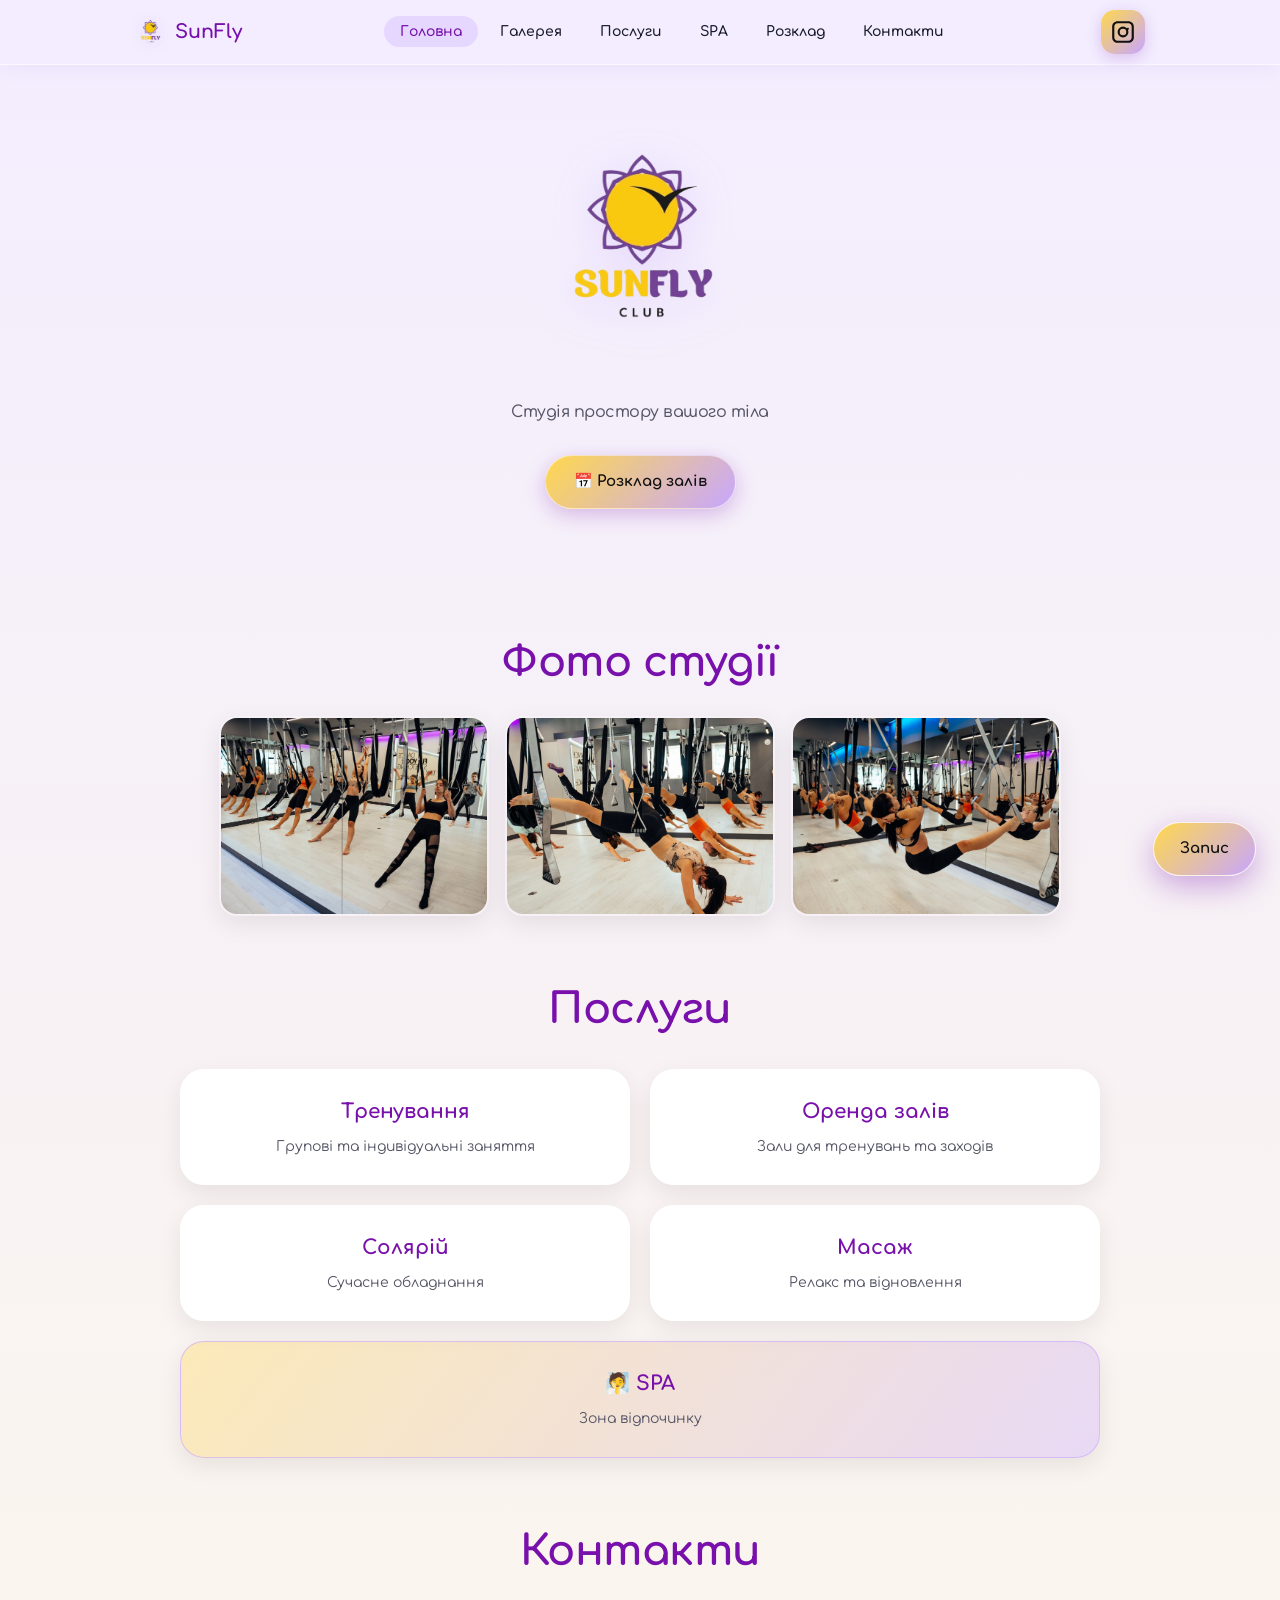
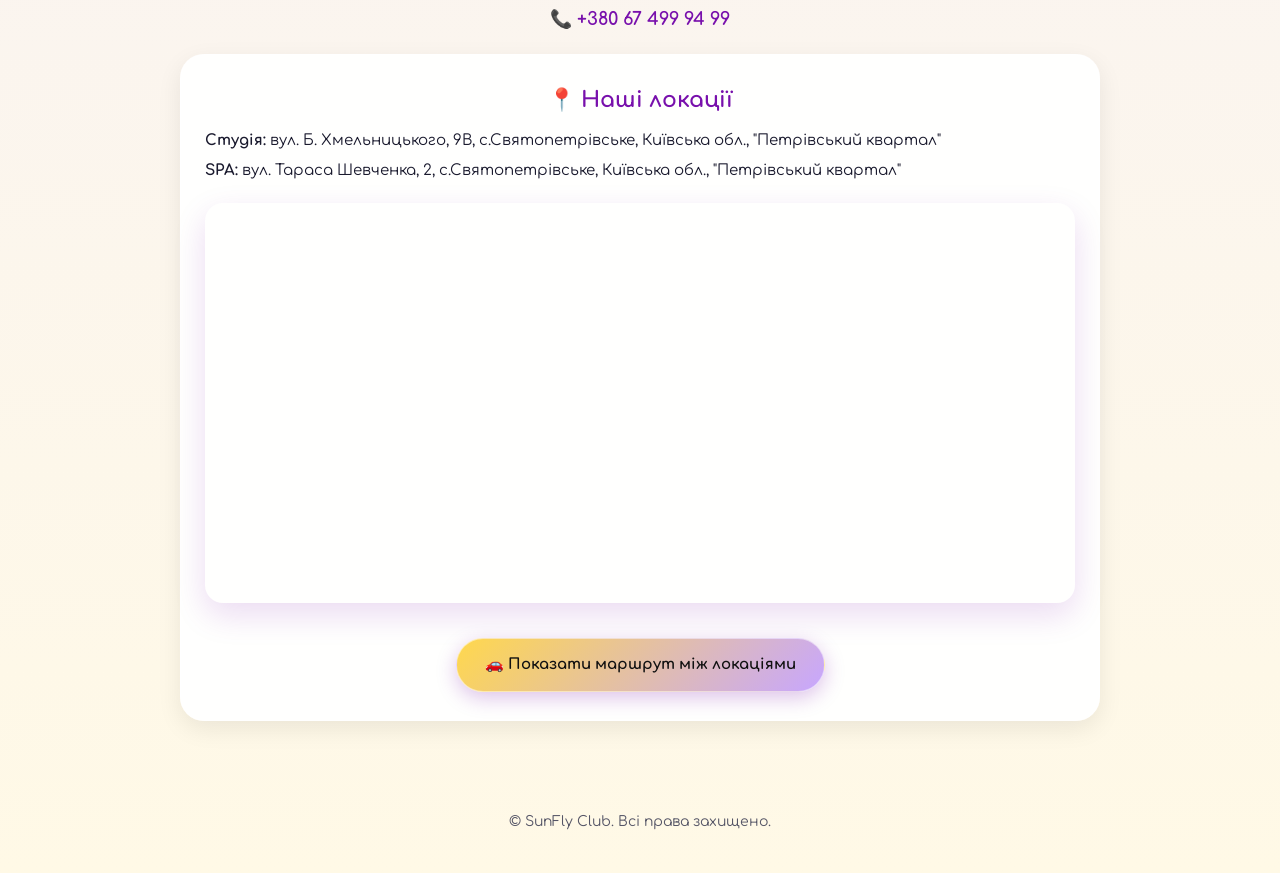
<file: index.html>
<!DOCTYPE html>
<html lang="uk">

<head>
    <meta charset="UTF-8">
    <meta name="viewport" content="width=device-width, initial-scale=1.0">

    <title>SunFly — Студія простору вашого тіла</title>
    <meta name="description"
        content="SunFly Club — спортивна студія, тренування, масаж, солярій та SPA зона у Святопетрівському (Петрівський квартал).">
    <meta name="keywords"
        content="SunFly, студія фітнесу, масаж, SPA, солярій, Святопетрівське, Петрівський квартал, тренування">

    <!-- Open Graph SEO -->
    <meta property="og:title" content="SunFly — Студія простору вашого тіла">
    <meta property="og:description" content="Групові та індивідуальні тренування, масаж, солярій та затишна SPA зона.">
    <meta property="og:image" content="images/logo.png">
    <meta property="og:type" content="website">

    <link rel="apple-touch-icon" sizes="180x180" href="images/favicon/apple-touch-icon.png">
    <link rel="icon" type="image/png" sizes="32x32" href="images/favicon/favicon-32x32.png">
    <link rel="icon" type="image/png" sizes="16x16" href="images/favicon/favicon-16x16.png">

    <link rel="stylesheet" href="css/style.css">
    <link rel="preconnect" href="https://fonts.googleapis.com">
    <link rel="preconnect" href="https://fonts.gstatic.com" crossorigin>
    <link href="https://fonts.googleapis.com/css2?family=Comfortaa:wght@300..700&display=swap" rel="stylesheet">
</head>

<body>
  <a class="skip-link" href="#main-content">Перейти до вмісту</a>

    <!-- 🔹 ФІКСОВАНА НАВІГАЦІЙНА ПАНЕЛЬ (GLASSMORPHISM NAVBAR) -->
    <nav aria-label="Головна навігація" class="navbar" id="navbar">
        <div class="nav-container">
            <a href="index.html" class="nav-brand">
                <img src="images/logo.png" alt="SunFly Logo" class="nav-logo-img">
                <span>SunFly</span>
            </a>

            <ul class="nav-menu" id="nav-menu">
                <li><a href="index.html" class="nav-link active" aria-current="page">Головна</a></li>
                <li><a href="#gallery" class="nav-link">Галерея</a></li>
                <li><a href="#services" class="nav-link">Послуги</a></li>
                <li><a href="spa.html" class="nav-link">SPA</a></li>
                <li><a href="schedule.html" class="nav-link">Розклад</a></li>
                <li><a href="#contacts" class="nav-link">Контакти</a></li>
            </ul>

            <div class="nav-actions">
                <a href="https://www.instagram.com/sunfly_club_?igsh=MWcwdW11bGVmOGppaA==" target="_blank" rel="noopener noreferrer"
                    class="insta-link" aria-label="Instagram">
                    <svg viewBox="0 0 24 24" class="insta-icon">
                        <path
                            d="M7 2C4.2 2 2 4.2 2 7v10c0 2.8 2.2 5 5 5h10c2.8 0 5-2.2 5-5V7c0-2.8-2.2-5-5-5H7zm0 2h10c1.7 0 3 1.3 3 3v10c0 1.7-1.3 3-3 3H7c-1.7 0-3-1.3-3-3V7c0-1.7 1.3-3 3-3zm5 3a5 5 0 100 10 5 5 0 000-10zm0 2a3 3 0 110 6 3 3 0 010-6zm4.5-.9a1 1 0 100 2 1 1 0 000-2z" />
                    </svg>
                </a>

                <button class="burger-toggle" id="burger-toggle" aria-label="Відкрити меню" aria-expanded="false" aria-controls="nav-menu" type="button">
                    <span class="burger-bar"></span>
                    <span class="burger-bar"></span>
                    <span class="burger-bar"></span>
                </button>
            </div>
        </div>
    </nav>

    <a class="floating-cta" href="tel:+380674999499"
        aria-label="Записатися телефоном">
        Запис
    </a>

    <header class="container">

        <img src="images/logo.png" alt="Логотип SunFly Club" class="logo">

        <h1 class="subtitle">Студія простору вашого тіла</h1>

        <a class="button" href="schedule.html">
            📅 Розклад залів
        </a>


    </header>

    <main class="container" id="main-content">

        <section class="section" id="gallery">

            <h2>Фото студії</h2>

            <div class="gallery">
                <img src="images/hall-1-1.jpg" alt="Спортивний зал SunFly — Тренажери">
                <img src="images/hall-1.jpg" alt="Зал для групових тренувань SunFly">
                <img src="images/hall-1-2.jpg" alt="Інтер'єр та обладнання студії SunFly">
            </div>

        </section>

        <section class="section" id="services">

            <h2>Послуги</h2>

            <div class="services">

                <a href="tel:+380674999499" class="card">
                    <h3>Тренування</h3>
                    <p>Групові та індивідуальні заняття</p>
                </a>

                <a href="tel:+380674999499" class="card">
                    <h3>Оренда залів</h3>
                    <p>Зали для тренувань та заходів</p>
                </a>

                <a href="tel:+380674999499" class="card">
                    <h3>Солярій</h3>
                    <p>Сучасне обладнання</p>
                </a>

                <a href="tel:+380674999499" class="card">
                    <h3>Масаж</h3>
                    <p>Релакс та відновлення</p>
                </a>

                <a href="spa.html" class="card spa-card">
                    <h3>🧖 SPA</h3>
                    <p>Зона відпочинку</p>
                </a>

            </div>

        </section>

        <section class="section" id="contacts">
            <h2>Контакти</h2>

            <p style="font-size: 18px; margin-bottom: 15px;">
                📞
                <a href="tel:+380674999499"
                    style="color: var(--accent-purple); font-weight: 700; text-decoration: none;">
                    +380 67 499 94 99
                </a>
            </p>

            <div class="addresses">

                <div class="address-card">

                    <h3>📍 Наші локації</h3>

                    <p><strong>Студія:</strong> вул. Б. Хмельницького, 9В, с.Святопетрівське, Київська обл.,
                        "Петрівський квартал"</p>
                    <p><strong>SPA:</strong> вул. Тараса Шевченка, 2, с.Святопетрівське, Київська обл., "Петрівський
                        квартал"</p>

                    <div class="map-block">

                        <iframe
                            src="https://www.google.com/maps/d/embed?mid=1k8i6eygamTE70YPNRsbTPwlBINDqXXU&ehbc=2E312F&noprof=1"
                            width="100%" height="400" style="border:0; border-radius:18px;" loading="lazy"
                            referrerpolicy="no-referrer-when-downgrade" allowfullscreen title="Карта локацій SunFly"
                            aria-label="Вбудована карта Google Maps">
                        </iframe>

                        <a class="button"
                            href="https://www.google.com/maps/dir/?api=1&origin=50.393806,30.318722&destination=50.396278,30.317194"
                            target="_blank" rel="noopener noreferrer">
                            🚗 Показати маршрут між локаціями
                        </a>

                    </div>

                </div>

            </div>

        </section>

    </main>

    <footer class="footer">
        <p>© SunFly Club. Всі права захищено.</p>
    </footer>

    <script src="js/script.js"></script>

</body>

</html>
</file>
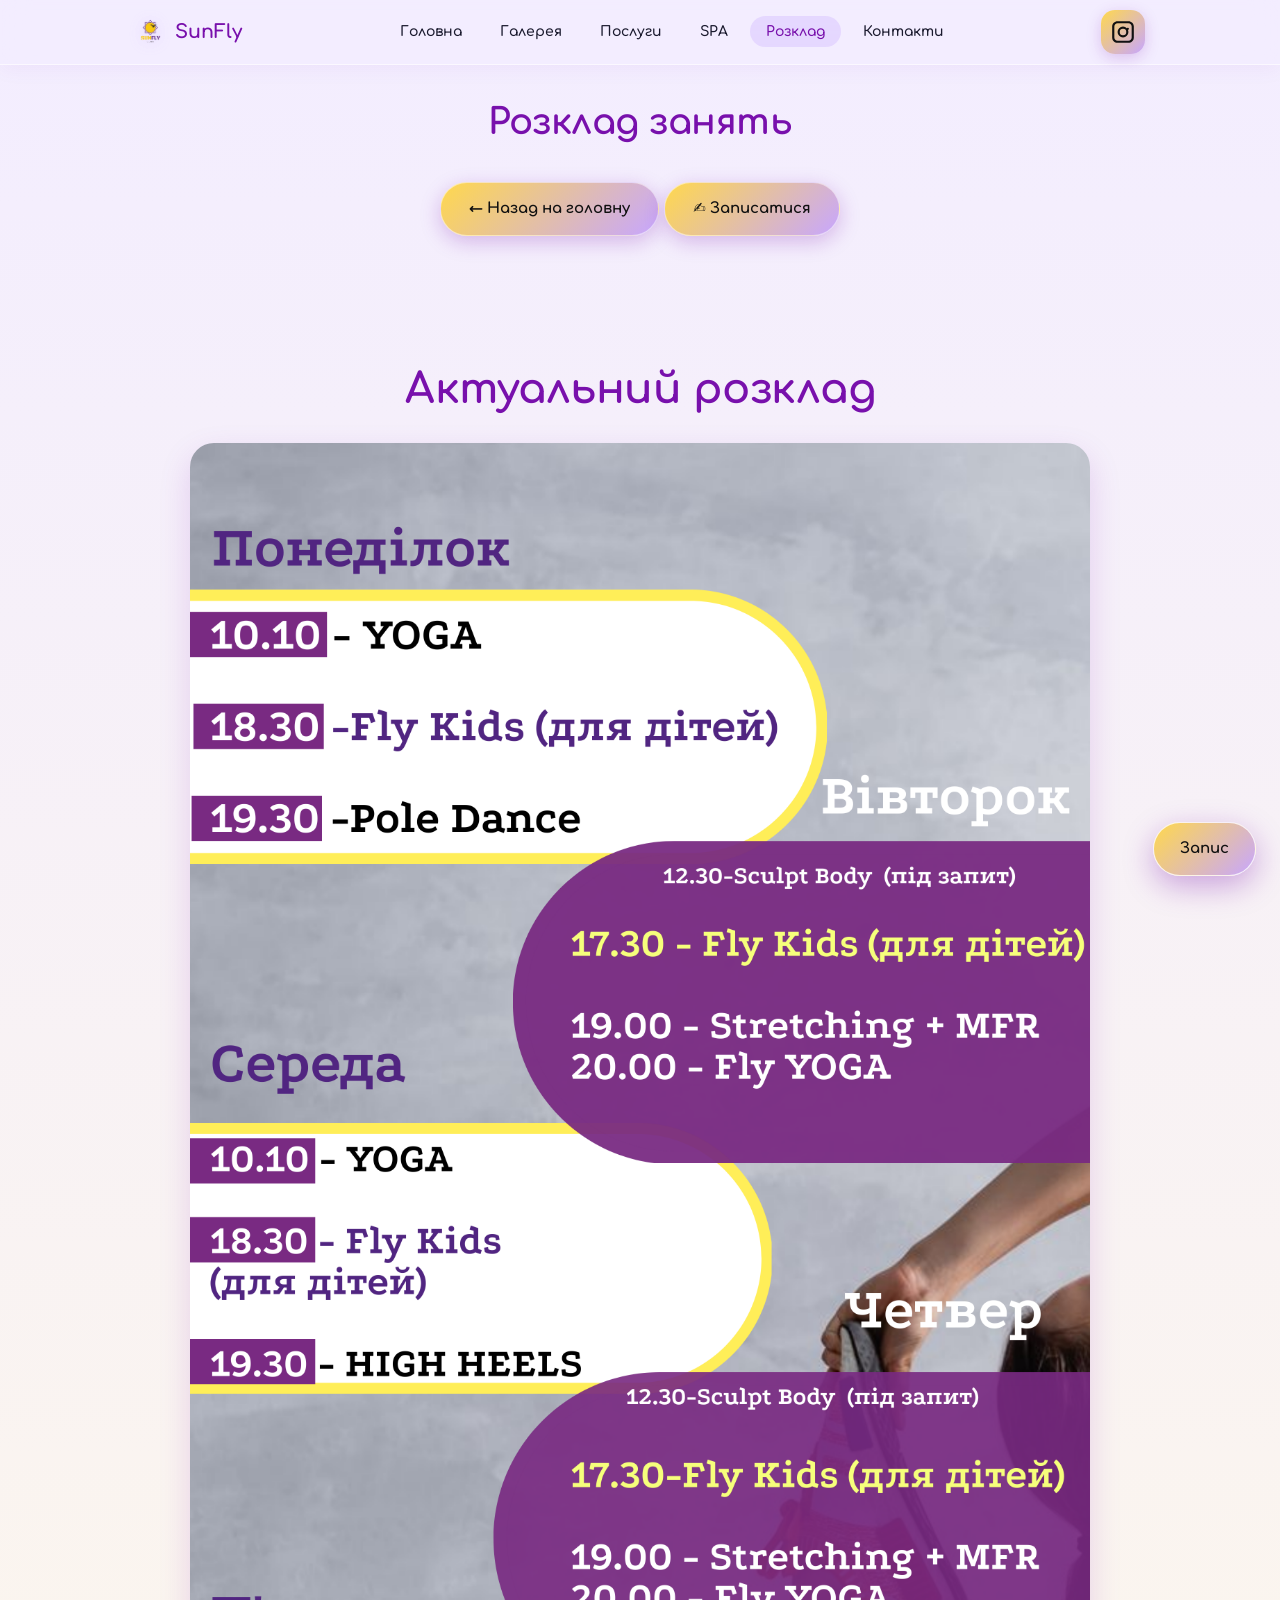
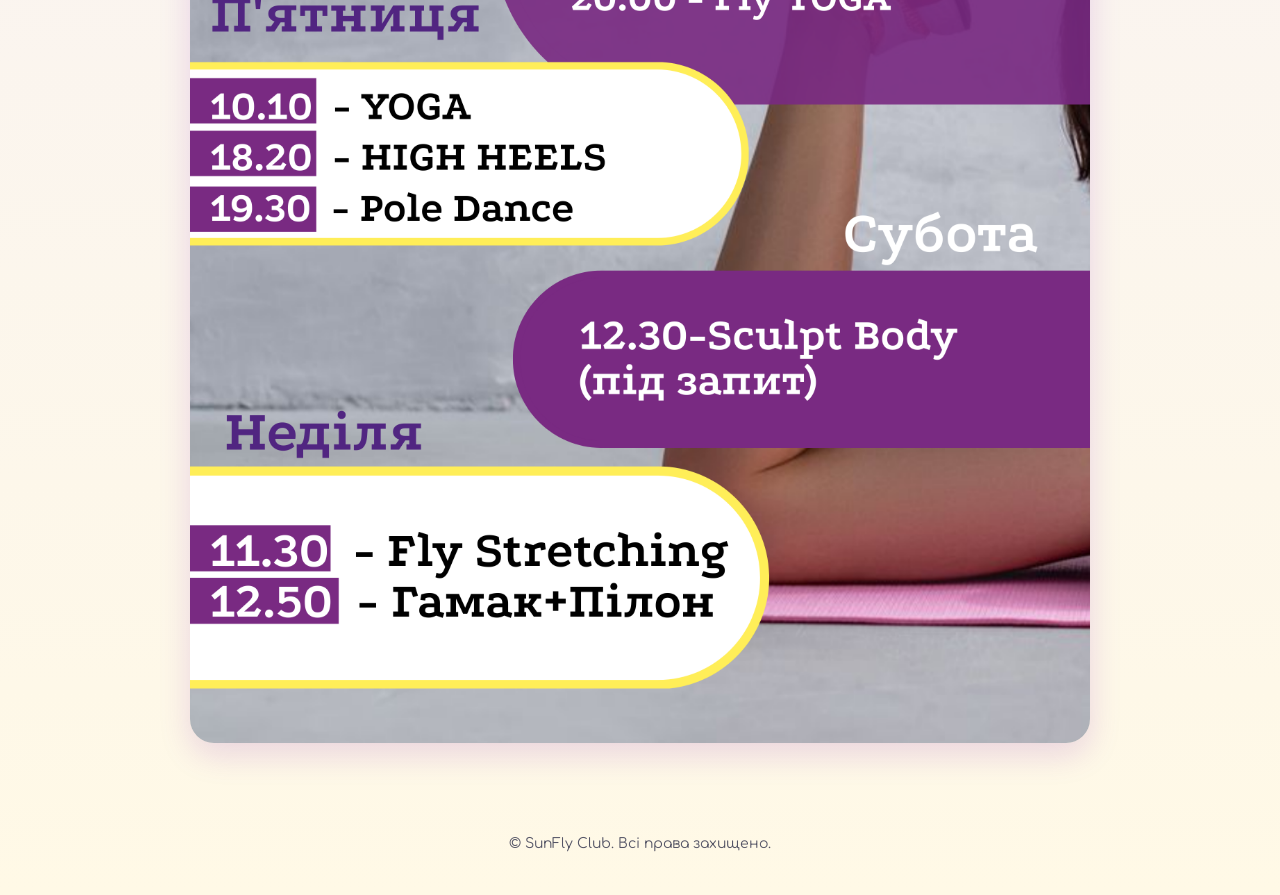
<file: schedule.html>
<!DOCTYPE html>
<html lang="uk">

<head>
  <meta charset="UTF-8">
  <meta name="viewport" content="width=device-width, initial-scale=1.0">

  <title>Розклад занять — SunFly Club</title>
  <meta name="description" content="Розклад груп та занять у студії SunFly.">

  <link rel="apple-touch-icon" sizes="180x180" href="images/favicon/apple-touch-icon.png">
  <link rel="icon" type="image/png" sizes="32x32" href="images/favicon/favicon-32x32.png">
  <link rel="icon" type="image/png" sizes="16x16" href="images/favicon/favicon-16x16.png">

  <link rel="stylesheet" href="css/style.css">
  <link rel="preconnect" href="https://fonts.googleapis.com">
  <link rel="preconnect" href="https://fonts.gstatic.com" crossorigin>
  <link href="https://fonts.googleapis.com/css2?family=Comfortaa:wght@300..700&display=swap" rel="stylesheet">
</head>

<body>
  <a class="skip-link" href="#main-content">Перейти до вмісту</a>

  <!-- 🔹 ФІКСОВАНА НАВІГАЦІЙНА ПАНЕЛЬ (GLASSMORPHISM NAVBAR) -->
  <nav aria-label="Головна навігація" class="navbar" id="navbar">
    <div class="nav-container">
      <a href="index.html" class="nav-brand">
        <img src="images/logo.png" alt="SunFly Logo" class="nav-logo-img">
        <span>SunFly</span>
      </a>

      <ul class="nav-menu" id="nav-menu">
        <li><a href="index.html" class="nav-link">Головна</a></li>
        <li><a href="index.html#gallery" class="nav-link">Галерея</a></li>
        <li><a href="index.html#services" class="nav-link">Послуги</a></li>
        <li><a href="spa.html" class="nav-link">SPA</a></li>
        <li><a href="schedule.html" class="nav-link active" aria-current="page">Розклад</a></li>
        <li><a href="index.html#contacts" class="nav-link">Контакти</a></li>
      </ul>

      <div class="nav-actions">
        <a href="https://www.instagram.com/sunfly_club_?igsh=MWcwdW11bGVmOGppaA==" target="_blank" rel="noopener noreferrer"
          class="insta-link" aria-label="Instagram">
          <svg viewBox="0 0 24 24" class="insta-icon">
            <path d="M7 2C4.2 2 2 4.2 2 7v10c0 2.8 2.2 5 5 5h10c2.8 0 5-2.2 5-5V7c0-2.8-2.2-5-5-5H7zm0 2h10c1.7 0 3 1.3 3 3v10c0 1.7-1.3 3-3 3H7c-1.7 0-3-1.3-3-3V7c0-1.7 1.3-3 3-3zm5 3a5 5 0 100 10 5 5 0 000-10zm0 2a3 3 0 110 6 3 3 0 010-6zm4.5-.9a1 1 0 100 2 1 1 0 000-2z" />
          </svg>
        </a>

        <button class="burger-toggle" id="burger-toggle" aria-label="Відкрити меню" aria-expanded="false" aria-controls="nav-menu" type="button">
          <span class="burger-bar"></span>
          <span class="burger-bar"></span>
          <span class="burger-bar"></span>
        </button>
      </div>
    </div>
  </nav>

  <a class="floating-cta" href="tel:+380674999499" aria-label="Записатися телефоном">
    Запис
  </a>

  <header class="container">
    <h1>Розклад занять</h1>
    <a href="index.html" class="button">← Назад на головну</a>
    <a class="button" href="tel:+380674999499">
      ✍️ Записатися
    </a>
  </header>


  <main id="main-content">

    <section class="section visible container">

      <h2>Актуальний розклад</h2>

      <div class="schedule-image-wrapper">

        <img src="images/schedule.png" alt="Актуальний розклад занять SunFly (натисніть для збільшення)" class="schedule-image" loading="lazy">

      </div>

    </section>

  </main>

  <footer class="footer">
    <p>© SunFly Club. Всі права захищено.</p>
  </footer>

  <script src="js/script.js"></script>

</body>

</html>
</file>
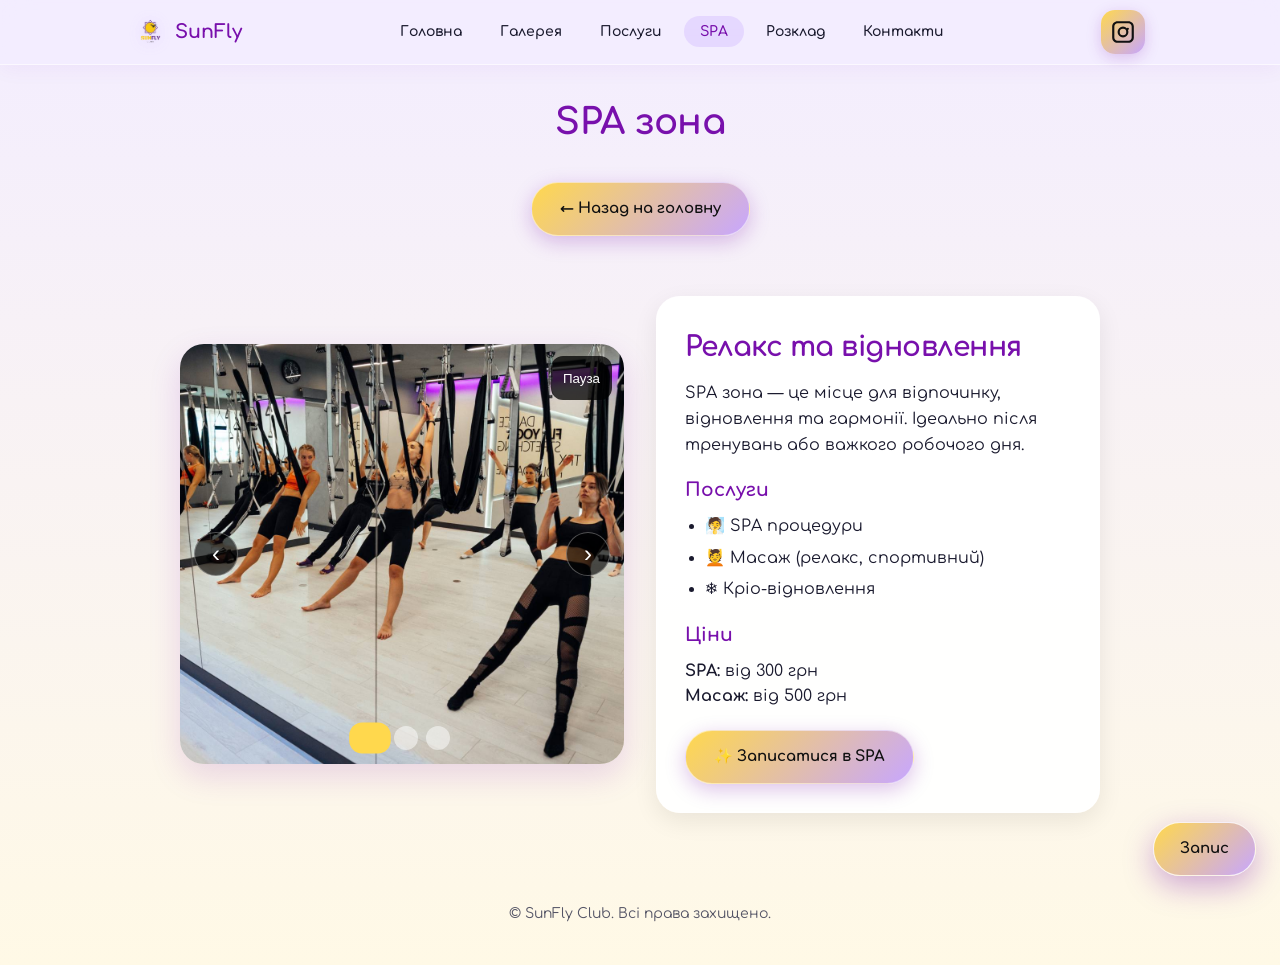
<file: spa.html>
<!DOCTYPE html>
<html lang="uk">

<head>
  <meta charset="UTF-8">
  <meta name="viewport" content="width=device-width, initial-scale=1.0">

  <title>SPA зона — SunFly Club</title>
  <meta name="description" content="Затишна SPA зона SunFly для відпочинку та відновлення. Масаж, SPA процедури та кріо-відновлення.">

  <link rel="apple-touch-icon" sizes="180x180" href="images/favicon/apple-touch-icon.png">
  <link rel="icon" type="image/png" sizes="32x32" href="images/favicon/favicon-32x32.png">
  <link rel="icon" type="image/png" sizes="16x16" href="images/favicon/favicon-16x16.png">

  <link rel="stylesheet" href="css/style.css">
  <link rel="preconnect" href="https://fonts.googleapis.com">
  <link rel="preconnect" href="https://fonts.gstatic.com" crossorigin>
  <link href="https://fonts.googleapis.com/css2?family=Comfortaa:wght@300..700&display=swap" rel="stylesheet">
</head>

<body>
  <a class="skip-link" href="#main-content">Перейти до вмісту</a>

  <!-- 🔹 ФІКСОВАНА НАВІГАЦІЙНА ПАНЕЛЬ (GLASSMORPHISM NAVBAR) -->
  <nav aria-label="Головна навігація" class="navbar" id="navbar">
    <div class="nav-container">
      <a href="index.html" class="nav-brand">
        <img src="images/logo.png" alt="SunFly Logo" class="nav-logo-img">
        <span>SunFly</span>
      </a>

      <ul class="nav-menu" id="nav-menu">
        <li><a href="index.html" class="nav-link">Головна</a></li>
        <li><a href="index.html#gallery" class="nav-link">Галерея</a></li>
        <li><a href="index.html#services" class="nav-link">Послуги</a></li>
        <li><a href="spa.html" class="nav-link active" aria-current="page">SPA</a></li>
        <li><a href="schedule.html" class="nav-link">Розклад</a></li>
        <li><a href="index.html#contacts" class="nav-link">Контакти</a></li>
      </ul>

      <div class="nav-actions">
        <a href="https://www.instagram.com/sunfly_club_?igsh=MWcwdW11bGVmOGppaA==" target="_blank" rel="noopener noreferrer"
          class="insta-link" aria-label="Instagram">
          <svg viewBox="0 0 24 24" class="insta-icon">
            <path d="M7 2C4.2 2 2 4.2 2 7v10c0 2.8 2.2 5 5 5h10c2.8 0 5-2.2 5-5V7c0-2.8-2.2-5-5-5H7zm0 2h10c1.7 0 3 1.3 3 3v10c0 1.7-1.3 3-3 3H7c-1.7 0-3-1.3-3-3V7c0-1.7 1.3-3 3-3zm5 3a5 5 0 100 10 5 5 0 000-10zm0 2a3 3 0 110 6 3 3 0 010-6zm4.5-.9a1 1 0 100 2 1 1 0 000-2z" />
          </svg>
        </a>

        <button class="burger-toggle" id="burger-toggle" aria-label="Відкрити меню" aria-expanded="false" aria-controls="nav-menu" type="button">
          <span class="burger-bar"></span>
          <span class="burger-bar"></span>
          <span class="burger-bar"></span>
        </button>
      </div>
    </div>
  </nav>

  <a class="floating-cta" href="tel:+380674999499" aria-label="Записатися в SPA телефоном">
    Запис
  </a>

  <header class="container">
    <h1>SPA зона</h1>
    <a href="index.html" class="button">← Назад на головну</a>
  </header>


  <main class="container" id="main-content">

    <section class="spa-layout">

      <!-- 🔹 СЛАЙДЕР -->
      <div class="spa-slider" aria-label="Галерея SPA зони">

        <img src="images/hall-1-1.jpg" alt="SPA зона SunFly — Інтер'єр" class="slide active">
        <img src="images/hall-1.jpg" alt="SPA зона SunFly — Зона релаксу" class="slide">
        <img src="images/hall-1-2.jpg" alt="SPA зона SunFly — Відпочинок" class="slide">

        <button class="prev" aria-label="Попередній слайд">‹</button>
        <button class="next" aria-label="Наступний слайд">›</button>

      </div>

      <!-- 🔹 ІНФО -->
      <div class="spa-info">

        <h2>Релакс та відновлення</h2>

        <p>
          SPA зона — це місце для відпочинку, відновлення та гармонії.
          Ідеально після тренувань або важкого робочого дня.
        </p>

        <h3>Послуги</h3>
        <ul>
          <li>🧖 SPA процедури</li>
          <li>💆 Масаж (релакс, спортивний)</li>
          <li>❄️ Кріо-відновлення</li>
        </ul>

        <h3>Ціни</h3>
        <p><strong>SPA:</strong> від 300 грн</p>
        <p><strong>Масаж:</strong> від 500 грн</p>

        <a class="button" href="tel:+380674999499">
          ✨ Записатися в SPA
        </a>

      </div>

    </section>

  </main>

  <footer class="footer">
    <p>© SunFly Club. Всі права захищено.</p>
  </footer>

  <script src="js/script.js"></script>

</body>

</html>
</file>
<file: css/style.css>
* {
  box-sizing: border-box;
  margin: 0;
  padding: 0;
}

:root {
  --bg: #f3edff;
  --bg-soft: #fff9e6;
  --text: #1a1a2e;
  --text-muted: #555566;

  --card-bg: rgba(255, 255, 255, 0.94);
  --card-border: rgba(255, 255, 255, 0.7);

  --accent-yellow: #FFD84D;
  --accent-purple: #7810AC;
  --accent-purple-light: #9C51E0;

  --button-gradient: linear-gradient(135deg, #FFD84D 0%, #C7A6FF 100%);

  --shadow-main: 0 12px 32px rgba(120, 16, 172, 0.15);
  --shadow-primary: 0 8px 25px rgba(0, 0, 0, 0.08);
  --shadow-hover: 0 16px 40px rgba(120, 16, 172, 0.22);
}

html {
  background: linear-gradient(180deg, var(--bg) 0%, var(--bg-soft) 100%);
  min-height: 100%;
  scroll-behavior: smooth;
}

body {
  margin: 0;
  line-height: 1.6;
  font-family: "Comfortaa", system-ui, -apple-system, sans-serif;
  background: transparent;
  color: var(--text);
  text-align: center;
  -webkit-font-smoothing: antialiased;
  padding-top: 64px; /* Компенсація для фіксованого навбару */
}

/* 🔹 ФІКСОВАНА НАВІГАЦІЯ (STICKY GLASSMORPHISM NAVBAR) */
.navbar {
  position: fixed;
  top: 0;
  left: 0;
  right: 0;
  width: 100%;
  z-index: 1000;
  background: rgba(243, 237, 255, 0.85);
  backdrop-filter: blur(14px);
  -webkit-backdrop-filter: blur(14px);
  border-bottom: 1px solid rgba(255, 255, 255, 0.6);
  box-shadow: 0 4px 20px rgba(120, 16, 172, 0.05);
  transition: all 0.3s ease;
}

.navbar.scrolled {
  background: rgba(243, 237, 255, 0.94);
  box-shadow: 0 8px 30px rgba(120, 16, 172, 0.12);
}

.nav-container {
  display: flex;
  align-items: center;
  justify-content: space-between;
  max-width: 1050px;
  margin: 0 auto;
  padding: 8px 20px;
  height: 64px;
}

.nav-brand {
  display: flex;
  align-items: center;
  gap: 10px;
  text-decoration: none;
  color: var(--accent-purple);
  font-weight: 700;
  font-size: 19px;
  transition: transform 0.3s ease;
}

.nav-brand:hover {
  transform: scale(1.03);
}

.nav-logo-img {
  height: 38px;
  width: auto;
  filter: drop-shadow(0 2px 8px rgba(199, 166, 255, 0.4));
}

.nav-menu {
  display: flex;
  align-items: center;
  gap: 6px;
  list-style: none;
  margin: 0;
  padding: 0;
}

.nav-link {
  text-decoration: none;
  color: var(--text);
  font-weight: 600;
  font-size: 14px;
  padding: 8px 16px;
  border-radius: 25px;
  transition: all 0.25s ease;
}

.nav-link:hover,
.nav-link.active {
  color: var(--accent-purple);
  background: rgba(199, 166, 255, 0.3);
}

.nav-actions {
  display: flex;
  align-items: center;
  gap: 12px;
}

/* 🔹 БУРГЕР-МЕНЮ ДЛЯ МОБІЛЬНИХ */
.burger-toggle {
  display: none;
  flex-direction: column;
  justify-content: space-around;
  width: 40px;
  height: 40px;
  padding: 8px;
  background: rgba(255, 255, 255, 0.8);
  border: 1px solid rgba(199, 166, 255, 0.6);
  border-radius: 12px;
  cursor: pointer;
  z-index: 1001;
  box-shadow: 0 4px 12px rgba(120, 16, 172, 0.1);
  transition: all 0.3s ease;
}

.burger-bar {
  display: block;
  width: 100%;
  height: 2.5px;
  background-color: var(--accent-purple);
  border-radius: 2px;
  transition: transform 0.3s ease, opacity 0.3s ease;
}

/* Перетворення бургер-іконки на хрестик X */
.burger-toggle.open .burger-bar:nth-child(1) {
  transform: translateY(7.5px) rotate(45deg);
}

.burger-toggle.open .burger-bar:nth-child(2) {
  opacity: 0;
}

.burger-toggle.open .burger-bar:nth-child(3) {
  transform: translateY(-7.5px) rotate(-45deg);
}

/* Адаптив меню на планшетах і смартфонах */
@media (max-width: 860px) {
  .burger-toggle {
    display: flex;
  }

  .nav-menu {
    position: fixed;
    top: 64px;
    left: 0;
    right: 0;
    background: rgba(243, 237, 255, 0.98);
    flex-direction: column;
    padding: 24px 20px;
    gap: 12px;
    border-bottom: 1px solid rgba(199, 166, 255, 0.4);
    box-shadow: 0 16px 32px rgba(120, 16, 172, 0.15);
    transform: translateY(-150%);
    opacity: 0;
    visibility: hidden;
    transition: all 0.35s cubic-bezier(0.25, 1, 0.5, 1);
  }

  .nav-menu.open {
    transform: translateY(0);
    opacity: 1;
    visibility: visible;
  }

  .nav-link {
    width: 100%;
    text-align: center;
    padding: 12px 20px;
    font-size: 16px;
    background: rgba(255, 255, 255, 0.5);
  }
}

/* 🔹 ЛОГОТИП ТА ХЕДЕР */

.logo {
  width: 220px;
  max-width: 80%;
  margin-top: 10px;
  margin-bottom: 12px;
  transition: transform 0.4s cubic-bezier(0.34, 1.56, 0.64, 1);
  filter: drop-shadow(0 8px 20px rgba(199, 166, 255, 0.3));
}


.logo:hover {
  transform: scale(1.05) rotate(-1deg);
}

.insta-link {
  display: flex;
  align-items: center;
  justify-content: center;
  width: 44px;
  height: 44px;
  border-radius: 14px;
  text-decoration: none;
  background: var(--button-gradient);
  box-shadow: 0 4px 15px rgba(120, 16, 172, 0.2);
  transition: transform 0.3s ease, box-shadow 0.3s ease;
}

.insta-icon {
  width: 26px;
  height: 26px;
  fill: #111;
}

.insta-link:hover {
  transform: translateY(-3px) scale(1.08);
  box-shadow: 0 8px 20px rgba(120, 16, 172, 0.35);
}

/* 🔹 КОНТЕЙНЕРИ ТА ТИПОГРАФІКА */
.container {
  padding: 30px 20px;
  max-width: 960px;
  margin: auto;
}

h1, h2 {
  font-weight: 700;
  color: var(--accent-purple);
  letter-spacing: -0.5px;
}

h1 {
  font-size: 36px;
  margin-bottom: 10px;
}

h2 {
  font-size: 42px;
  margin-bottom: 20px;
}

@media (max-width: 600px) {
  h1 { font-size: 28px; }
  h2 { font-size: 32px; }
}

.subtitle {
  color: var(--text-muted);
  font-size: 16px;
  font-weight: 500;
}

/* 🔹 КНОПКИ */
.button {
  display: inline-flex;
  align-items: center;
  justify-content: center;
  gap: 8px;
  padding: 14px 28px;
  background: var(--button-gradient);
  color: #111;
  text-decoration: none;
  border-radius: 50px;
  font-weight: 700;
  font-size: 15px;
  margin-top: 20px;
  transition: all 0.3s cubic-bezier(0.25, 0.8, 0.25, 1);
  box-shadow: 0 6px 20px rgba(120, 16, 172, 0.25);
  border: 1px solid rgba(255, 255, 255, 0.5);
  cursor: pointer;
}

.button:hover {
  transform: translateY(-3px) scale(1.03);
  box-shadow: 0 10px 28px rgba(120, 16, 172, 0.38);
}

.button:active {
  transform: translateY(1px) scale(0.98);
}

/* 🔹 СЕКЦІЇ ТА АНІМАЦІЯ ПОЯВИ */
.section {
  margin-top: 60px;
}

/* 🔹 ПОСЛУГИ (Grid & Glassmorphism Cards) */
.services {
  display: grid;
  grid-template-columns: repeat(2, 1fr);
  gap: 20px;
  margin-top: 25px;
}

@media (max-width: 640px) {
  .services {
    grid-template-columns: 1fr;
    gap: 15px;
  }
}

.card {
  position: relative;
  display: flex;
  flex-direction: column;
  justify-content: center;
  text-decoration: none;
  color: inherit;
  background: var(--card-bg);
  padding: 26px 22px;
  border-radius: 24px;
  border: 1px solid var(--card-border);
  box-shadow: var(--shadow-primary);
  transition: all 0.35s cubic-bezier(0.25, 0.8, 0.25, 1);
  overflow: hidden;
}

.card::before {
  content: "";
  position: absolute;
  inset: 0;
  background: linear-gradient(
    120deg,
    transparent 30%,
    rgba(255, 255, 255, 0.7),
    transparent 70%
  );
  opacity: 0;
  transition: opacity 0.5s ease, transform 0.5s ease;
  transform: translateX(-100%);
  pointer-events: none;
}

.card:hover {
  transform: translateY(-7px) scale(1.015);
  box-shadow: var(--shadow-hover);
  border-color: rgba(199, 166, 255, 0.8);
}

.card:hover::before {
  opacity: 1;
  transform: translateX(100%);
}

.card h3 {
  margin-bottom: 8px;
  font-size: 20px;
  color: var(--accent-purple);
}

.card p {
  font-size: 14px;
  color: var(--text-muted);
}

.spa-card {
  grid-column: 1 / -1;
  text-align: center;
  background: linear-gradient(135deg, rgba(255, 216, 77, 0.35), rgba(199, 166, 255, 0.35));
  border: 1px solid rgba(199, 166, 255, 0.6);
}

.services.visible .card {
  animation: fadeUpCard 0.5s forwards ease-out;
}

.services.visible .card:nth-child(1) { animation-delay: 0.05s; }
.services.visible .card:nth-child(2) { animation-delay: 0.15s; }
.services.visible .card:nth-child(3) { animation-delay: 0.25s; }
.services.visible .card:nth-child(4) { animation-delay: 0.35s; }
.services.visible .card:nth-child(5) { animation-delay: 0.45s; }

@keyframes fadeUpCard {
  from { opacity: 0; transform: translateY(20px); }
  to {
    opacity: 1;
    transform: translateY(0);
  }
}

/* 🔹 ГАЛЕРЕЯ */
.gallery {
  display: flex;
  flex-wrap: wrap;
  justify-content: center;
  gap: 16px;
  margin-top: 20px;
}

.gallery img {
  width: 100%;
  max-width: 270px;
  height: 200px;
  object-fit: cover;
  border-radius: 18px;
  box-shadow: var(--shadow-primary);
  transition: all 0.4s cubic-bezier(0.25, 0.8, 0.25, 1);
  border: 2px solid transparent;
}

.gallery img:hover {
  transform: scale(1.05) translateY(-4px);
  box-shadow: var(--shadow-hover);
  border-color: var(--accent-purple-light);
}

/* 🔹 ПЛАВАЮЧА КНОПКА (CTA) */
.floating-cta {
  position: fixed;
  bottom: 24px;
  right: 24px;
  z-index: 999;
  display: inline-flex;
  align-items: center;
  gap: 8px;
  padding: 14px 26px;
  border-radius: 35px;
  background: var(--button-gradient);
  box-shadow: 0 10px 30px rgba(120, 16, 172, 0.35);
  color: #111;
  text-decoration: none;
  font-weight: 700;
  font-size: 15px;
  transition: all 0.3s cubic-bezier(0.25, 0.8, 0.25, 1);
  border: 1px solid rgba(255, 255, 255, 0.8);
  animation: pulseGlow 3s infinite ease-in-out;
}

.floating-cta:hover {
  transform: scale(1.08) translateY(-2px);
  box-shadow: 0 14px 35px rgba(120, 16, 172, 0.5);
}

@keyframes pulseGlow {
  0%, 100% {
    transform: scale(1);
    box-shadow: 0 10px 30px rgba(120, 16, 172, 0.35);
  }
  50% {
    transform: scale(1.03);
    box-shadow: 0 10px 32px rgba(255, 216, 77, 0.55);
  }
}

/* 🔹 ЛОКАЦІЇ ТА КАРТА */
.addresses {
  margin-top: 20px;
}

.address-card {
  background: var(--card-bg);
  padding: 28px 24px;
  border-radius: 24px;
  border: 1px solid var(--card-border);
  box-shadow: var(--shadow-primary);
  text-align: left;
}

.address-card h3 {
  font-size: 22px;
  color: var(--accent-purple);
  margin-bottom: 12px;
  text-align: center;
}

.address-card p {
  margin-bottom: 8px;
  font-size: 15px;
  line-height: 1.5;
}

.map-block {
  margin-top: 20px;
  display: flex;
  flex-direction: column;
  align-items: center;
  gap: 15px;
}

.map-block iframe {
  box-shadow: var(--shadow-main);
  border-radius: 18px;
}

/* 🔹 SPA СТОРІНКА ТА СЛАЙДЕР */
.spa-layout {
  display: grid;
  grid-template-columns: 1fr 1fr;
  gap: 32px;
  align-items: center;
  text-align: left;
}

@media (max-width: 768px) {
  .spa-layout {
    grid-template-columns: 1fr;
  }
}

.spa-slider {
  position: relative;
  width: 100%;
  height: 420px;
  overflow: hidden;
  border-radius: 24px;
  box-shadow: var(--shadow-main);
  touch-action: pan-y;
}

@media (max-width: 768px) {
  .spa-slider {
    height: 280px;
  }
}

.slide {
  position: absolute;
  inset: 0;
  width: 100%;
  height: 100%;
  object-fit: cover;
  opacity: 0;
  transition: opacity 0.8s ease-in-out, transform 1.2s ease;
  pointer-events: none;
}

.slide.active {
  opacity: 1;
  z-index: 1;
  transform: scale(1.02);
}

.prev, .next {
  position: absolute;
  top: 50%;
  transform: translateY(-50%);
  background: rgba(0, 0, 0, 0.65);
  color: white;
  border: 1px solid rgba(255, 255, 255, 0.3);
  font-size: 24px;
  width: 44px;
  height: 44px;
  display: flex;
  align-items: center;
  justify-content: center;
  cursor: pointer;
  border-radius: 50%;
  z-index: 10;
  transition: background 0.3s, transform 0.3s;
}

.prev { left: 14px; }
.next { right: 14px; }

.prev:hover, .next:hover {
  background: rgba(120, 16, 172, 0.8);
  transform: translateY(-50%) scale(1.1);
}

/* Dots pagination for SPA slider */
.slider-dots {
  position: absolute;
  bottom: 14px;
  left: 50%;
  transform: translateX(-50%);
  display: flex;
  gap: 8px;
  z-index: 10;
}

.slider-dots .dot {
  width: 24px;
  height: 24px;
  border-radius: 50%;
  background: rgba(255, 255, 255, 0.5);
  border: none;
  cursor: pointer;
  transition: all 0.3s ease;
}

.slider-dots .dot.active {
  background: var(--accent-yellow);
  transform: scale(1.3);
  width: 32px;
  border-radius: 10px;
}

.spa-info {
  background: var(--card-bg);
  padding: 28px;
  border-radius: 24px;
  border: 1px solid var(--card-border);
  box-shadow: var(--shadow-primary);
}

.spa-info h2 {
  text-align: left;
  font-size: 28px;
  margin-bottom: 12px;
}

.spa-info h3 {
  color: var(--accent-purple);
  margin-top: 18px;
  margin-bottom: 8px;
}

.spa-info ul {
  padding-left: 20px;
  margin-bottom: 15px;
}

.spa-info li {
  margin-bottom: 6px;
}

/* 🔹 РОЗКЛАД */
.schedule-image-wrapper {
  margin-top: 20px;
  display: flex;
  justify-content: center;
}

.schedule-image {
  width: 100%;
  max-width: 900px;
  border-radius: 24px;
  box-shadow: var(--shadow-main);
  transition: transform 0.3s ease, box-shadow 0.3s ease;
}

.schedule-image:hover {
  transform: scale(1.015);
  box-shadow: var(--shadow-hover);
}

/* 🔹 LIGHTBOX MODAL */
.lightbox-modal {
  position: fixed;
  inset: 0;
  z-index: 2000;
  display: flex;
  align-items: center;
  justify-content: center;
  background: rgba(0, 0, 0, 0.88);
  opacity: 0;
  visibility: hidden;
  pointer-events: none;
  transition: opacity 0.35s ease;
  padding: 20px;
}

.lightbox-modal.active {
  visibility: visible;
  opacity: 1;
  pointer-events: auto;
}

.lightbox-content {
  position: relative;
  max-width: 90vw;
  max-height: 90vh;
  overflow-y: auto;
  display: flex;
  flex-direction: column;
  align-items: center;
}

.lightbox-img {
  max-width: 100%;
  max-height: 80vh;
  object-fit: contain;
  border-radius: 16px;
  box-shadow: 0 10px 40px rgba(0, 0, 0, 0.5);
}

.lightbox-close {
  position: absolute;
  top: 0;
  right: 0;
  width: 44px;
  height: 44px;
  border-radius: 50%;
  background: rgba(0, 0, 0, 0.75);
  border: none;
  color: white;
  font-size: 36px;
  line-height: 1;
  cursor: pointer;
  transition: transform 0.2s ease;
}

.lightbox-close:hover {
  transform: scale(1.2);
  color: var(--accent-yellow);
}

.lightbox-caption {
  color: rgba(255, 255, 255, 0.9);
  margin-top: 12px;
  font-size: 15px;
}

/* 🔹 ФУТЕР */
.footer {
  margin: 60px 0 40px;
  color: var(--text-muted);
  font-size: 14px;
}/* Release accessibility and navigation fixes. */
[id] { scroll-margin-top: 84px; }
:focus-visible { outline: 3px solid var(--accent-purple); outline-offset: 4px; }
.skip-link { position: fixed; top: 8px; left: 8px; transform: translateY(-160%); z-index: 3000; padding: 12px; background: white; color: var(--accent-purple); }
.skip-link:focus { transform: none; }
.gallery-image-button, .schedule-image-button { border: 0; background: transparent; border-radius: 18px; cursor: zoom-in; max-width: 100%; }
.gallery-image-button { width: 270px; }
.gallery-image-button img, .schedule-image-button img { display: block; }
.schedule-image-button { width: 100%; max-width: 900px; }
.slider-pause { position: absolute; top: 12px; right: 12px; z-index: 10; padding: 8px 12px; min-height: 44px; border: 0; border-radius: 12px; background: rgba(0,0,0,.75); color: white; cursor: pointer; }
.spa-layout > * { min-width: 0; }
.button { max-width: 100%; }
@media (max-width: 860px) {
  .nav-menu { max-height: calc(100dvh - 64px); overflow-y: auto; }
  .nav-menu li { width: 100%; }
  .nav-link { display: block; }
  html:not(.js) body { padding-top: 0; }
  html:not(.js) .navbar { position: relative; }
  html:not(.js) .nav-container { height: auto; flex-wrap: wrap; }
  html:not(.js) .nav-menu { position: static; transform: none; opacity: 1; visibility: visible; order: 3; width: 100%; max-height: none; }
  html:not(.js) .burger-toggle { display: none; }
}
@media (prefers-reduced-motion: reduce) {
  html { scroll-behavior: auto; }
  *, *::before, *::after { animation: none !important; transition: none !important; }
  .services .card { opacity: 1; transform: none; }
}
</file>
